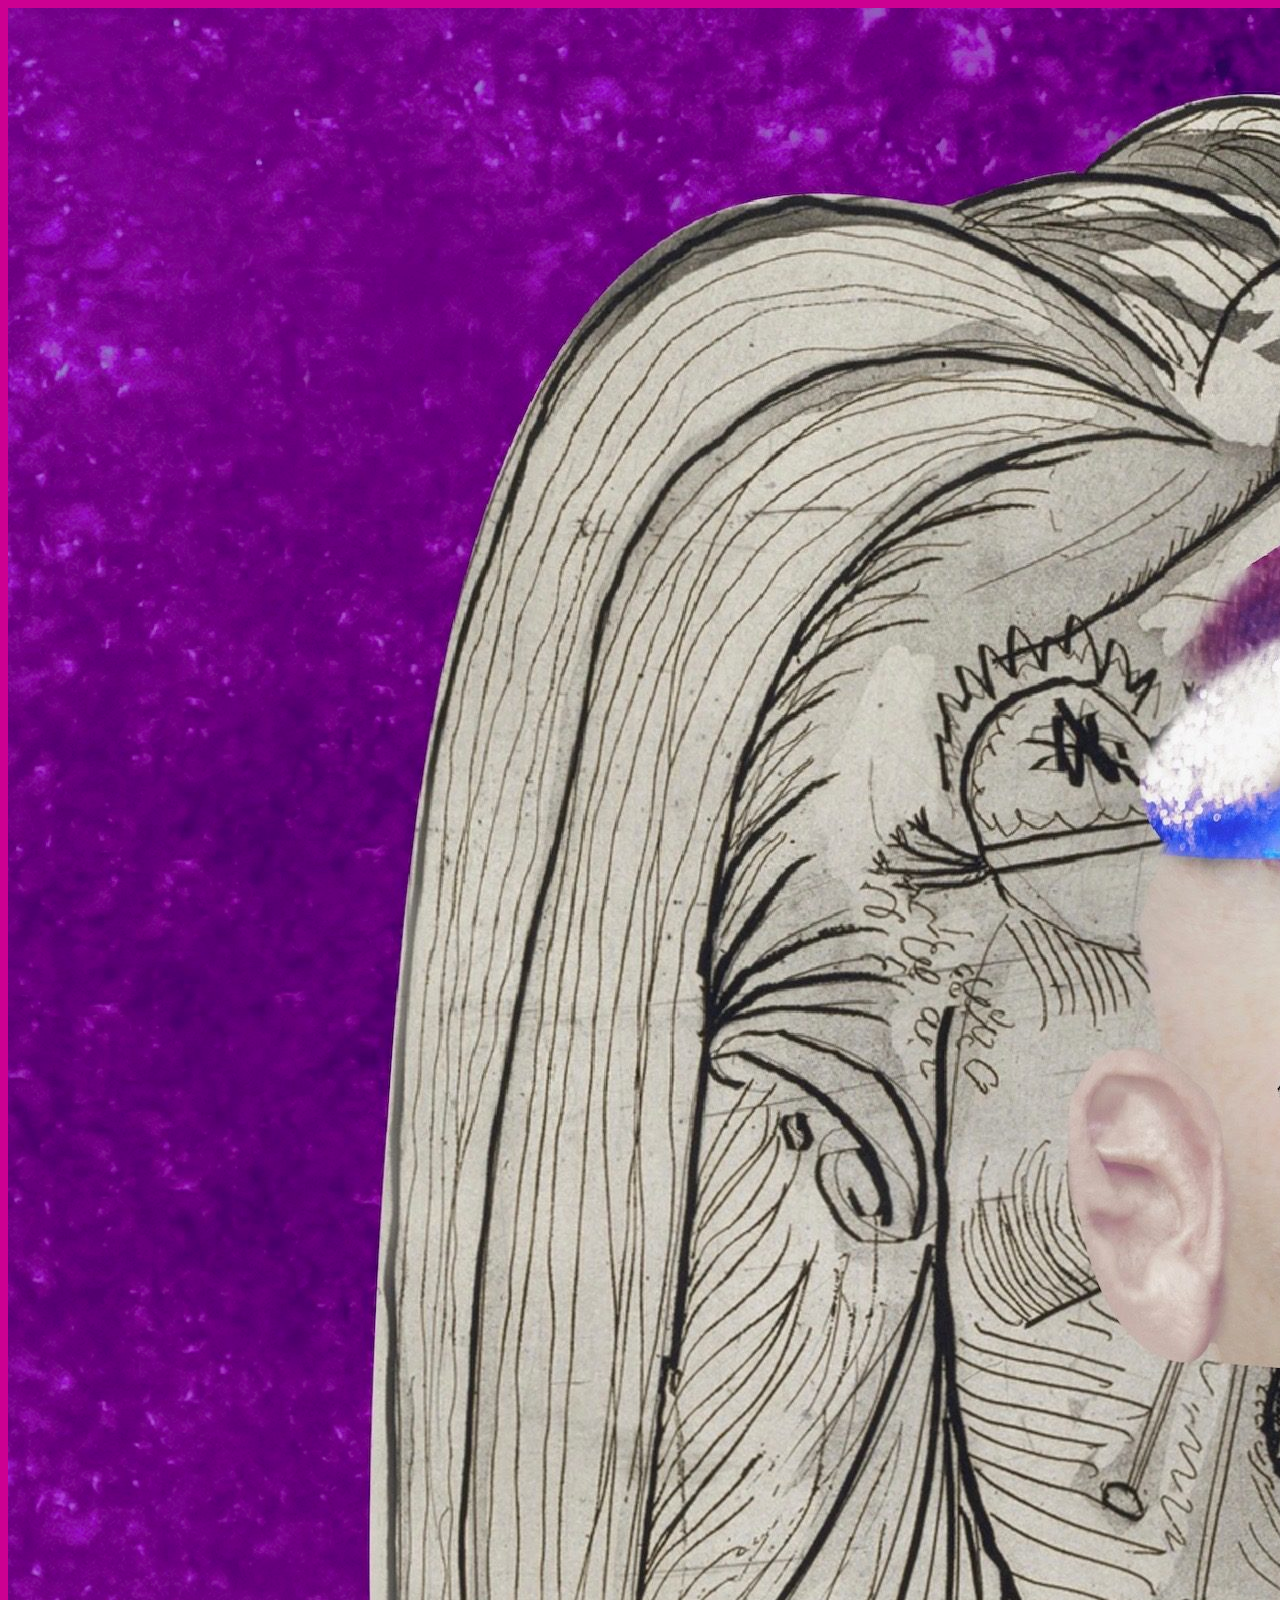
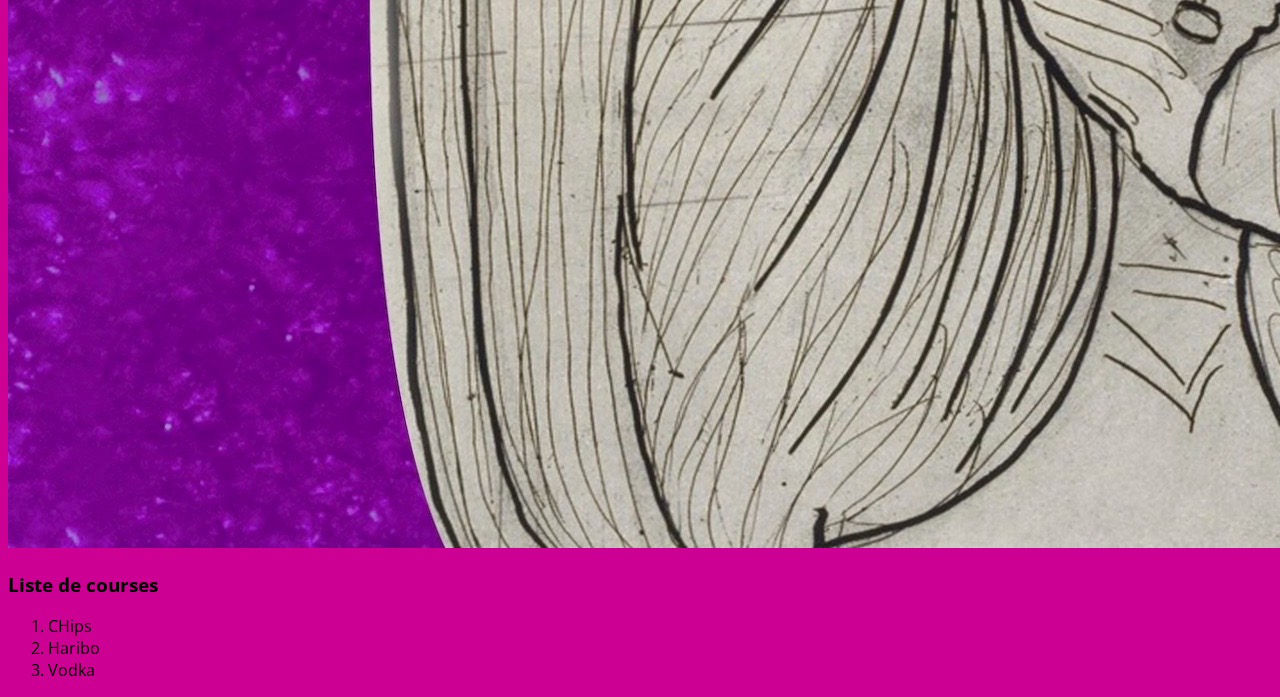
<file: citation-fleichmann.html>
<!DOCTYPE html>
<html lang="en">
<head>
    <meta charset="UTF-8">
    <meta name="viewport" content="width=device-width, initial-scale=1.0">
    <title>Document</title>

    <link rel="preconnect" href="https://fonts.googleapis.com">
    <link rel="preconnect" href="https://fonts.gstatic.com" crossorigin>
    <link href="https://fonts.googleapis.com/css2?family=Caacupe+One&family=Open+Sans:ital,wght@0,300..800;1,300..800&display=swap" rel="stylesheet">
    <link rel="stylesheet" href="">

    <style>
        /* Typographie */
        

        body{ font-family: "Open Sans", sans-serif; }
      h1 { 
        font-size: 5vw;
        text-indent: -0.41357em;
        padding: 2rem; }  

        /* Couleur */

        body { background-color: #cc0092; }
        h1 { color: #ff0000; }
            
    </style>
</head>
<body>

    <img src="Les-Femmes-qui-pleurent-sont-en-colère-n°9-e1579527617211.jpeg" alt="" srcset="">
    <h3>Liste de courses</h3>

    <ol>
        <li>CHips</li>
        <li>Haribo</li>
        <li>Vodka</li>
    </ol>

    
</body>
</html>
</file>
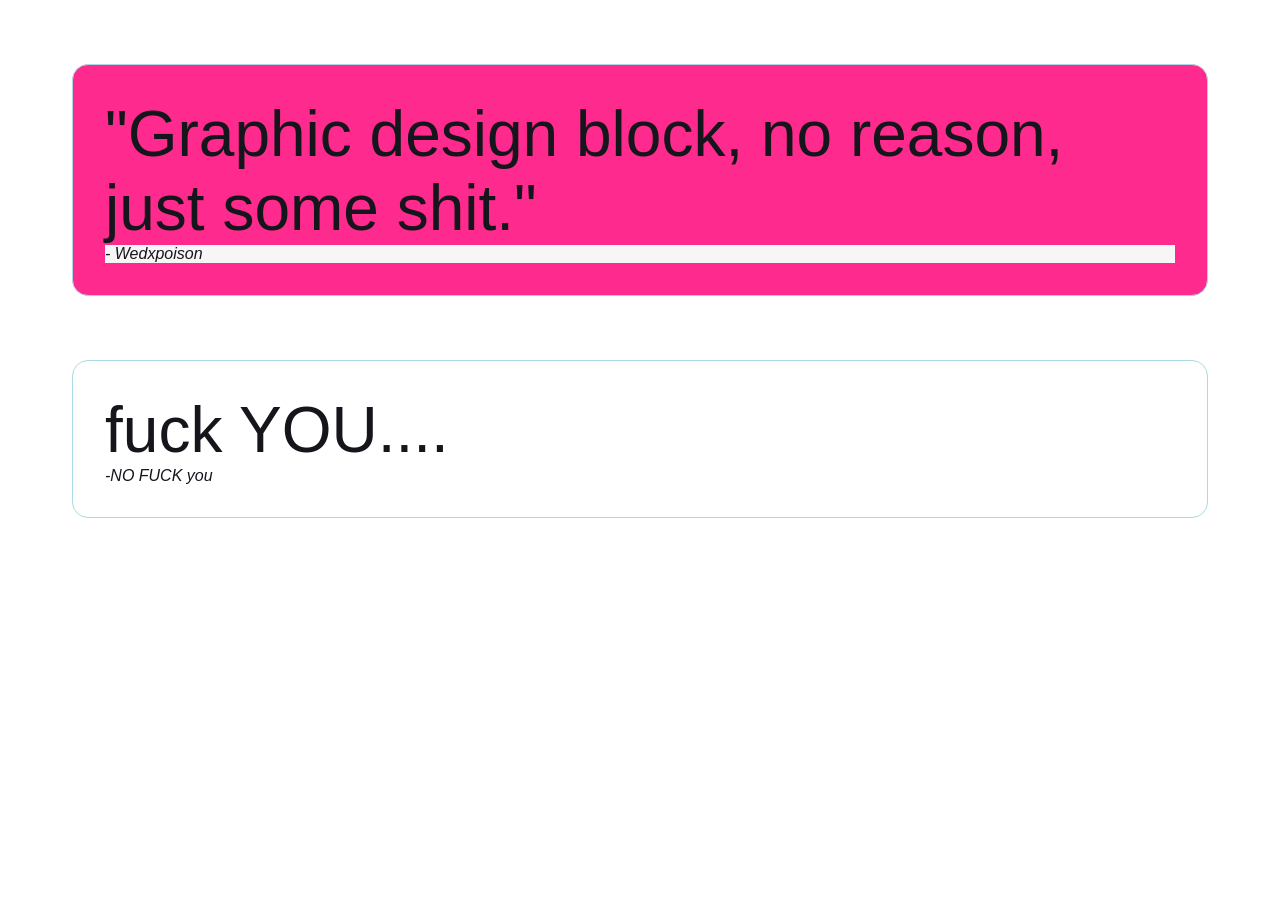
<file: citation-selecteur.html>
<!DOCTYPE html>
<html lang="en">
<head>
	<meta charset="UTF-8">
	<meta name="viewport" content="width=device-width, initial-scale=1.0">
	<title>Document</title>

	<style>
		body { font-family: sans-serif;}
		div {color: rgb(21, 21, 28);}

		.quote { font-size: 4rem;}
		.source { font-style: italic; }
		.important { background: rgb(246, 246, 246); }

		.chaton {
			margin: 4rem;
			padding: 2rem;
			border: 1px solid lightblue;
			border-radius: 1rem;
			aspect-ratio: 1,4/1;
		}

		#machin { background-color: rgb(255, 42, 141);}
	</style>
</head>
<body>

	<div class="chaton" id="machin">
		<div class="quote">"Graphic design block, no reason, just some shit."</div>
		<div class="source important">- Wedxpoison</div>
	</div>

	<div class="chaton">
		<div class="quote">fuck YOU....</div>
		<div class="source">-NO FUCK you </div>
	</div>

</body>
</html>
</file>
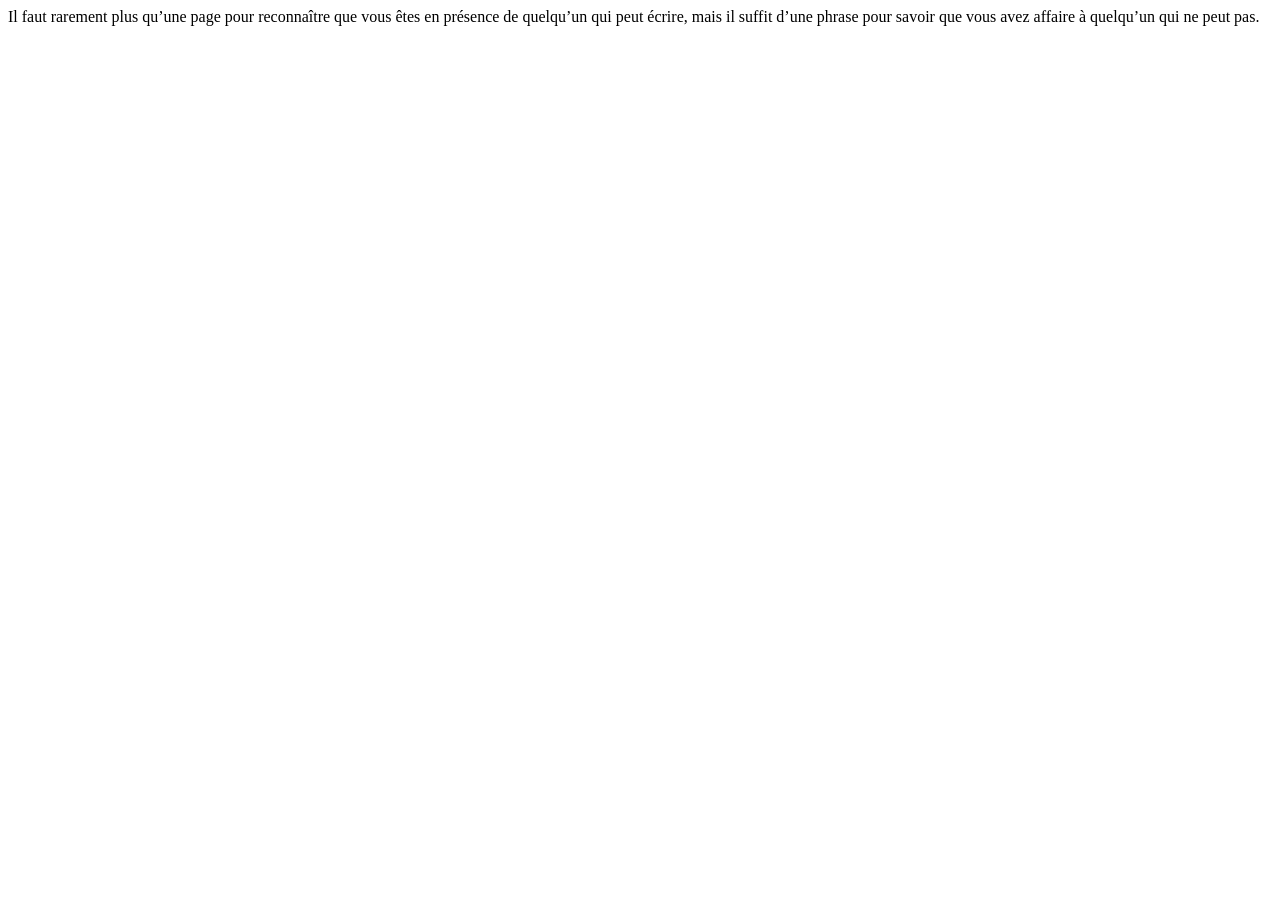
<file: Citations-JoshOlton.html>
<!DOCTYPE html>
<html lang="en">
<head>
    <meta charset="UTF-8">
    <meta name="viewport" content="width=device-width, initial-scale=1.0">
    <title>Document</title>
</head>
<body>

    Il faut rarement plus qu’une page pour reconnaître que vous êtes en présence de quelqu’un qui peut écrire, mais il suffit d’une phrase pour savoir que vous avez affaire à quelqu’un qui ne peut pas.
    
    
</body>
</html>
</file>
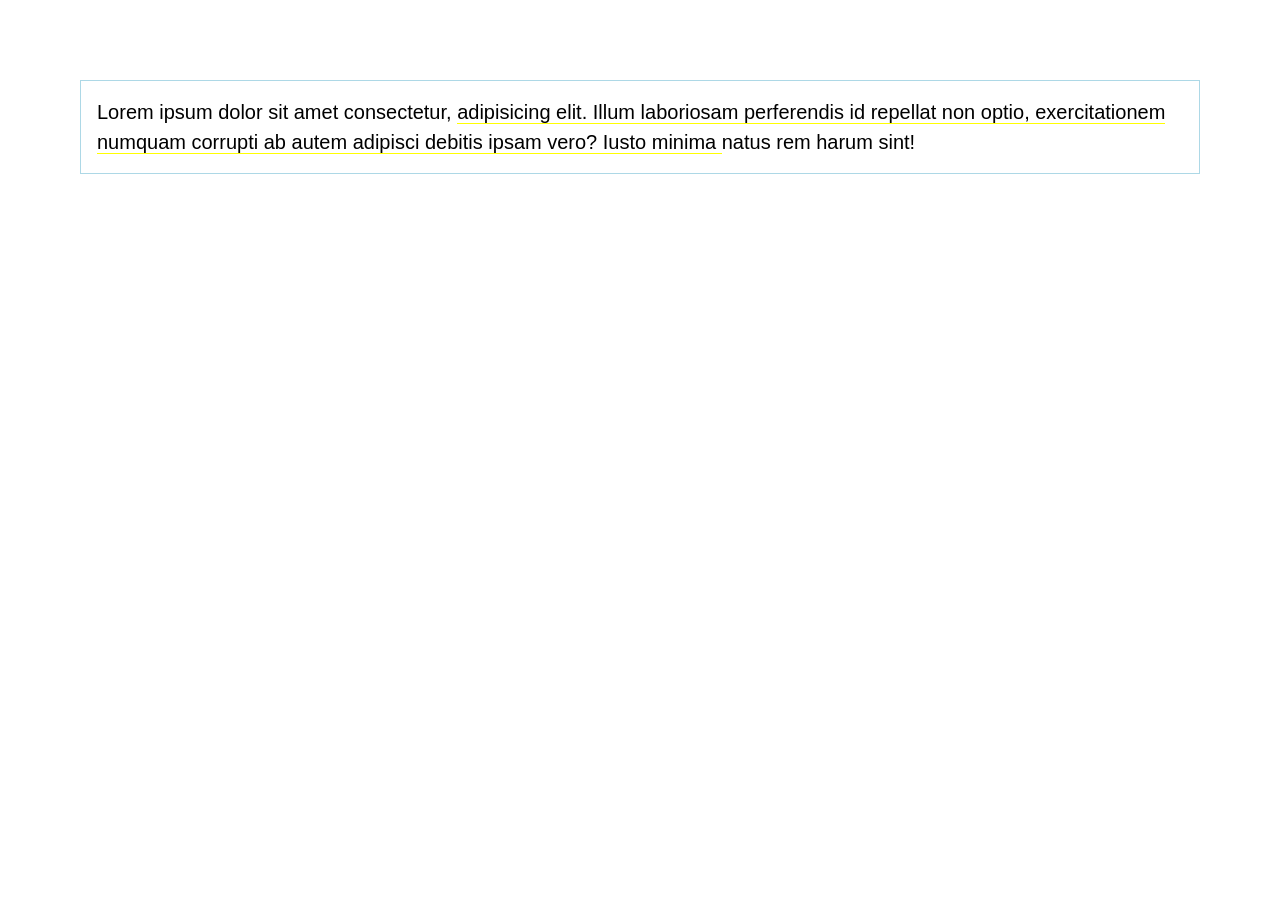
<file: inline-block.html>
<!DOCTYPE html>
<html lang="en">
<head>
	<meta charset="UTF-8">
	<meta name="viewport" content="width=device-width, initial-scale=1.0">
	<title>Document</title>

	<style>
		body{
			font-family:sans-serif;
			font-size: 20px;
			line-height: 150%;
			margin: 5rem;
		}
		div{
			border: 1px solid lightblue;
			padding: 1rem;
		}
		span {
			border-bottom: 1px solid yellow;
		}
	</style>
</head>
<body>

	<div>
		Lorem ipsum dolor sit amet consectetur,
		<span>
		adipisicing elit. Illum laboriosam perferendis
		id repellat non optio, exercitationem numquam corrupti
		ab autem adipisci debitis ipsam vero? Iusto minima 
		</span>
		natus rem harum sint!
	</div>
	
</body>
</html>
</file>
